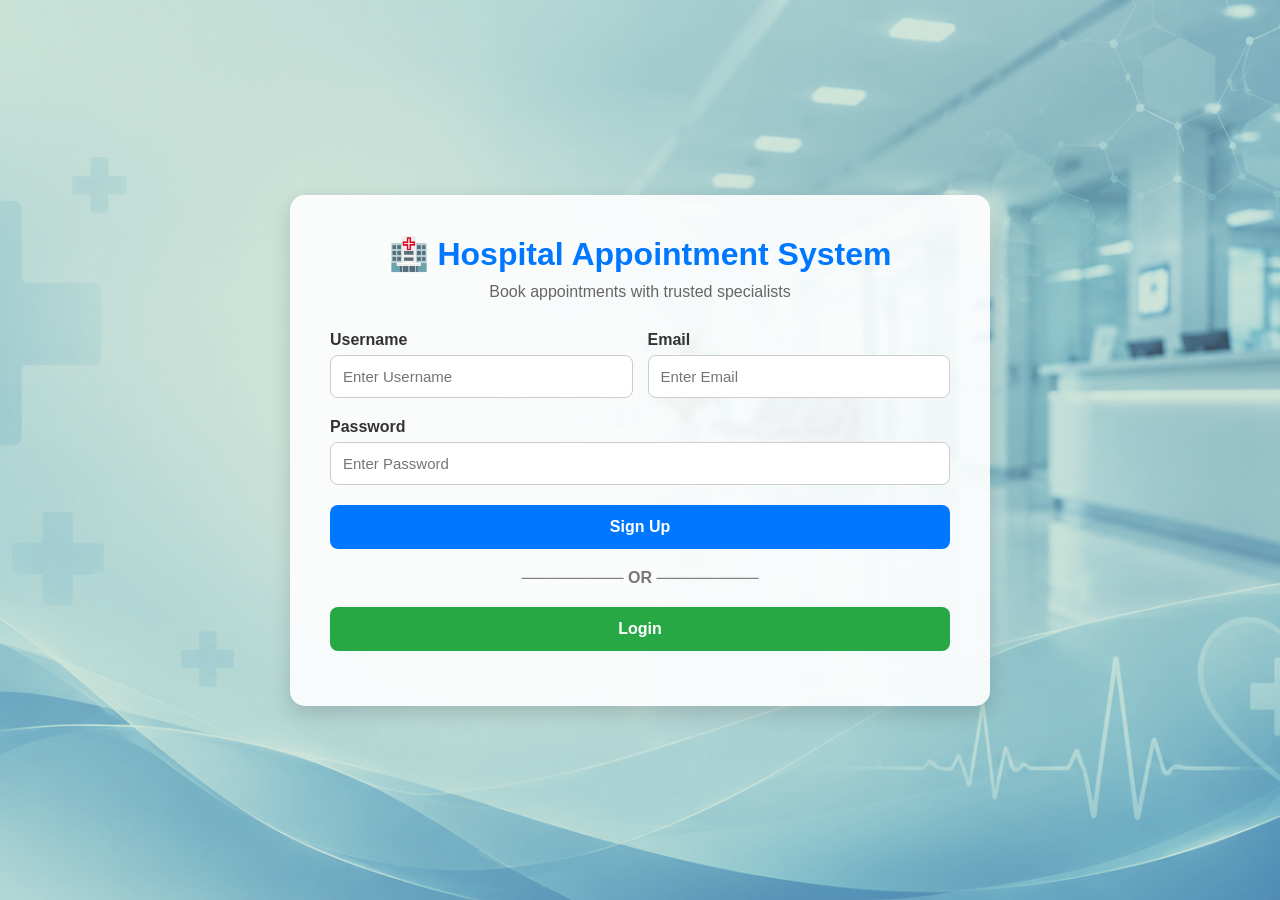
<file: index.html>
<!DOCTYPE html>
<html>
<head>
    <title>Hospital Appointment System</title>

    <style>

    *{
        margin:0;
        padding:0;
        box-sizing:border-box;
        font-family:'Segoe UI',sans-serif;
    }

    body{
        min-height:100vh;
        display:flex;
        justify-content:center;
        align-items:center;
        position:relative;
        overflow:hidden;
    }

    body::before{
        content:"";
        position:absolute;
        top:0;
        left:0;
        width:100%;
        height:100%;

        background:url("hospital.png");
        background-size:cover;
        background-position:center;

        opacity:0.8;
        z-index:-1;
    }

    .container{
        width:700px;
        background:rgba(255, 255, 255, 0.9);
        padding:40px;
        border-radius:15px;
        box-shadow:0 8px 20px rgba(0,0,0,0.15);
    }

    h1{
        text-align:center;
        color:#0077ff;
        margin-bottom:10px;
    }

    .subtitle{
        text-align:center;
        color:#666;
        margin-bottom:30px;
    }

    .row{
        display:flex;
        gap:15px;
    }

    .input-group{
        width:100%;
        margin-bottom:20px;
    }

    label{
        display:block;
        margin-bottom:6px;
        font-weight:600;
        color:#333;
    }

    input{
        width:100%;
        padding:12px;
        border:1px solid #ccc;
        border-radius:8px;
        outline:none;
        font-size:15px;
    }

    input:focus{
        border-color:#0077ff;
    }

    .btn{
        width:100%;
        padding:13px;
        border:none;
        border-radius:8px;
        cursor:pointer;
        font-size:16px;
        font-weight:600;
        transition:0.3s;
    }

    .signup-btn{
        background:#0077ff;
        color:white;
    }

    .signup-btn:hover{
        background:#005fd1;
    }

    .login-btn{
        background:#28a745;
        color:white;
    }

    .login-btn:hover{
        background:#1f8a38;
    }

    .divider{
        text-align:center;
        margin:20px 0;
        color:#777;
        font-weight:bold;
    }

    #message{
        text-align:center;
        margin-top:15px;
        font-weight:bold;
    }

    @media(max-width:768px){

        .container{
            width:95%;
            padding:25px;
        }

        .row{
            flex-direction:column;
            gap:0;
        }
    }

    </style>
</head>

<body>

<div class="container">

    <h1>🏥 Hospital Appointment System</h1>

    <p class="subtitle">
        Book appointments with trusted specialists
    </p>

    <div class="row">

        <div class="input-group">
            <label>Username</label>

            <input
            type="text"
            id="username"
            placeholder="Enter Username">
        </div>

        <div class="input-group">
            <label>Email</label>

            <input
            type="email"
            id="email"
            placeholder="Enter Email">
        </div>

    </div>

    <div class="input-group">

        <label>Password</label>

        <input
        type="password"
        id="password"
        placeholder="Enter Password">

    </div>

    <button
    class="btn signup-btn"
    onclick="signup()">

    Sign Up

    </button>

    <div class="divider">
        ───────── OR ─────────
    </div>

    <button
    class="btn login-btn"
    onclick="login()">

    Login

    </button>

    <p id="message"></p>

</div>

<script>

function signup(){

    let username =
    document.getElementById("username").value;

    let email =
    document.getElementById("email").value;

    let password =
    document.getElementById("password").value;

    if(
        username==="" ||
        email==="" ||
        password===""
    ){

        document.getElementById("message")
        .innerHTML =
        "Please fill all fields";

        return;
    }

    let user = {

        username:username,
        email:email,
        password:password

    };

    localStorage.setItem(
        "user",
        JSON.stringify(user)
    );

    document.getElementById("message")
    .style.color = "green";

    document.getElementById("message")
    .innerHTML =
    "Signup Successful ✓";

}

function login(){

    let username =
    document.getElementById("username").value;

    let password =
    document.getElementById("password").value;

    let storedUser =
    JSON.parse(
    localStorage.getItem("user")
    );

    if(
        storedUser &&
        username===storedUser.username &&
        password===storedUser.password
    ){

        window.location.href =
        "doctors.html";

    }

    else{

        document.getElementById("message")
        .style.color = "red";

        document.getElementById("message")
        .innerHTML =
        "Invalid Username or Password";

    }

}

</script>

</body>
</html>
</file>
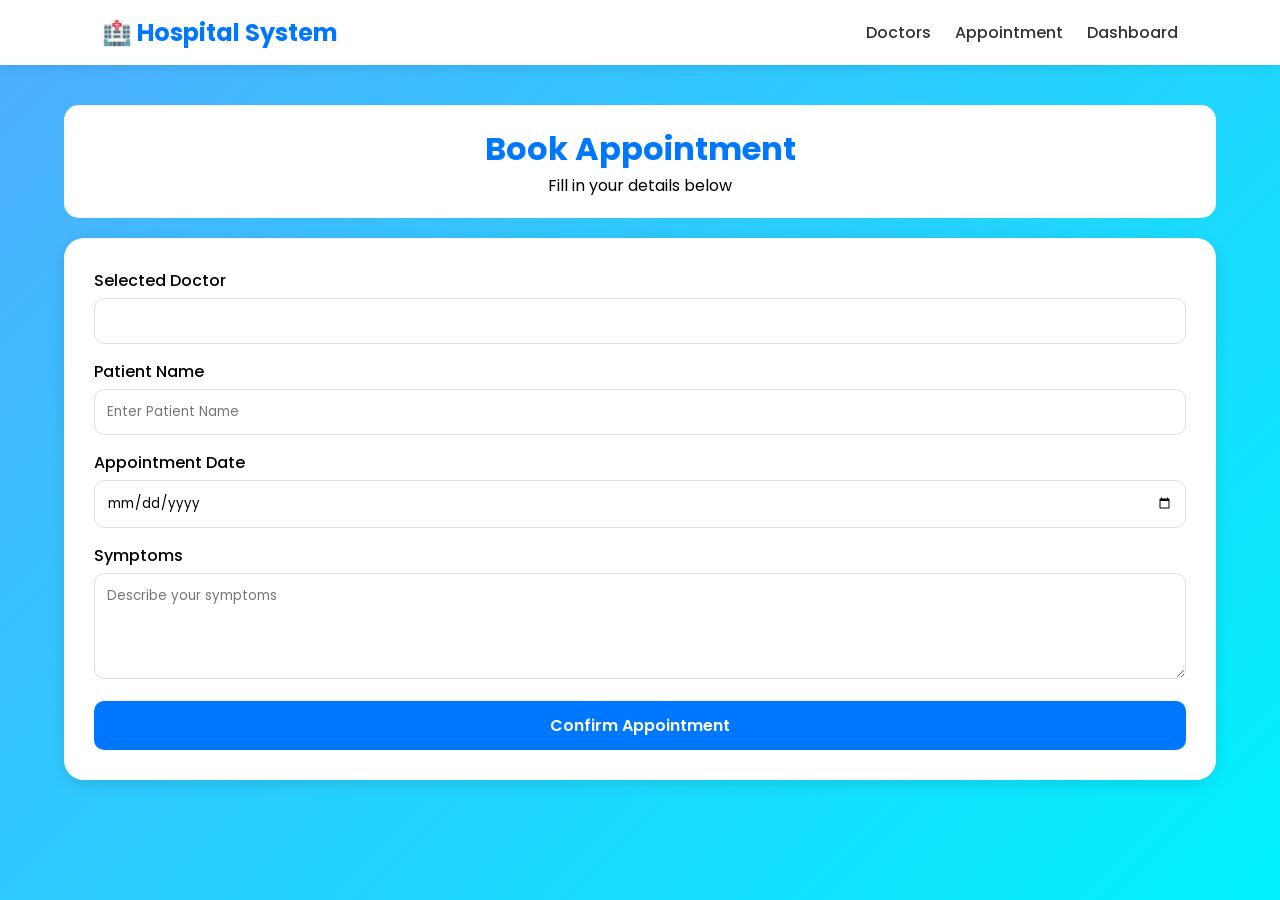
<file: appointment.html>
<!DOCTYPE html>
<html>
<head>
    <title>Book Appointment</title>
    <link rel="stylesheet" href="style.css">
</head>

<body>

<nav class="navbar">

    <div class="logo">
        🏥 Hospital System
    </div>

    <div class="nav-links">
        <a href="doctors.html">Doctors</a>
        <a href="appointment.html">Appointment</a>
        <a href="dashboard.html">Dashboard</a>
    </div>

</nav>

<div class="container">

    <div class="banner">
        <h1>Book Appointment</h1>
        <p>Fill in your details below</p>
    </div>

    <div class="appointment-form">

        <div class="input-group">
            <label>Selected Doctor</label>
            <input type="text" id="doctor" readonly>
        </div>

        <div class="input-group">
            <label>Patient Name</label>
            <input
            type="text"
            id="patient"
            placeholder="Enter Patient Name">
        </div>

        <div class="input-group">
            <label>Appointment Date</label>
            <input
            type="date"
            id="date">
        </div>

        <div class="input-group">
            <label>Symptoms</label>
            <textarea
            id="symptoms"
            rows="4"
            placeholder="Describe your symptoms"></textarea>
        </div>

        <button
        class="btn"
        onclick="bookAppointment()">
        Confirm Appointment
        </button>

    </div>

</div>

<script>

document.getElementById("doctor").value =
localStorage.getItem("selectedDoctor");

function bookAppointment(){

    let patient =
    document.getElementById("patient").value;

    let doctor =
    document.getElementById("doctor").value;

    let date =
    document.getElementById("date").value;

    let symptoms =
    document.getElementById("symptoms").value;

    if(
        patient === "" ||
        date === "" ||
        symptoms === ""
    ){
        alert("Please fill all fields");
        return;
    }

    let appointment = {

        patient: patient,
        doctor: doctor,
        date: date,
        symptoms: symptoms

    };

    let appointments =
    JSON.parse(
        localStorage.getItem("appointments")
    ) || [];

    appointments.push(appointment);

    localStorage.setItem(
        "appointments",
        JSON.stringify(appointments)
    );

    alert("Appointment Booked Successfully!");

    window.location.href =
    "dashboard.html";

}

</script>

</body>
</html>
</file>
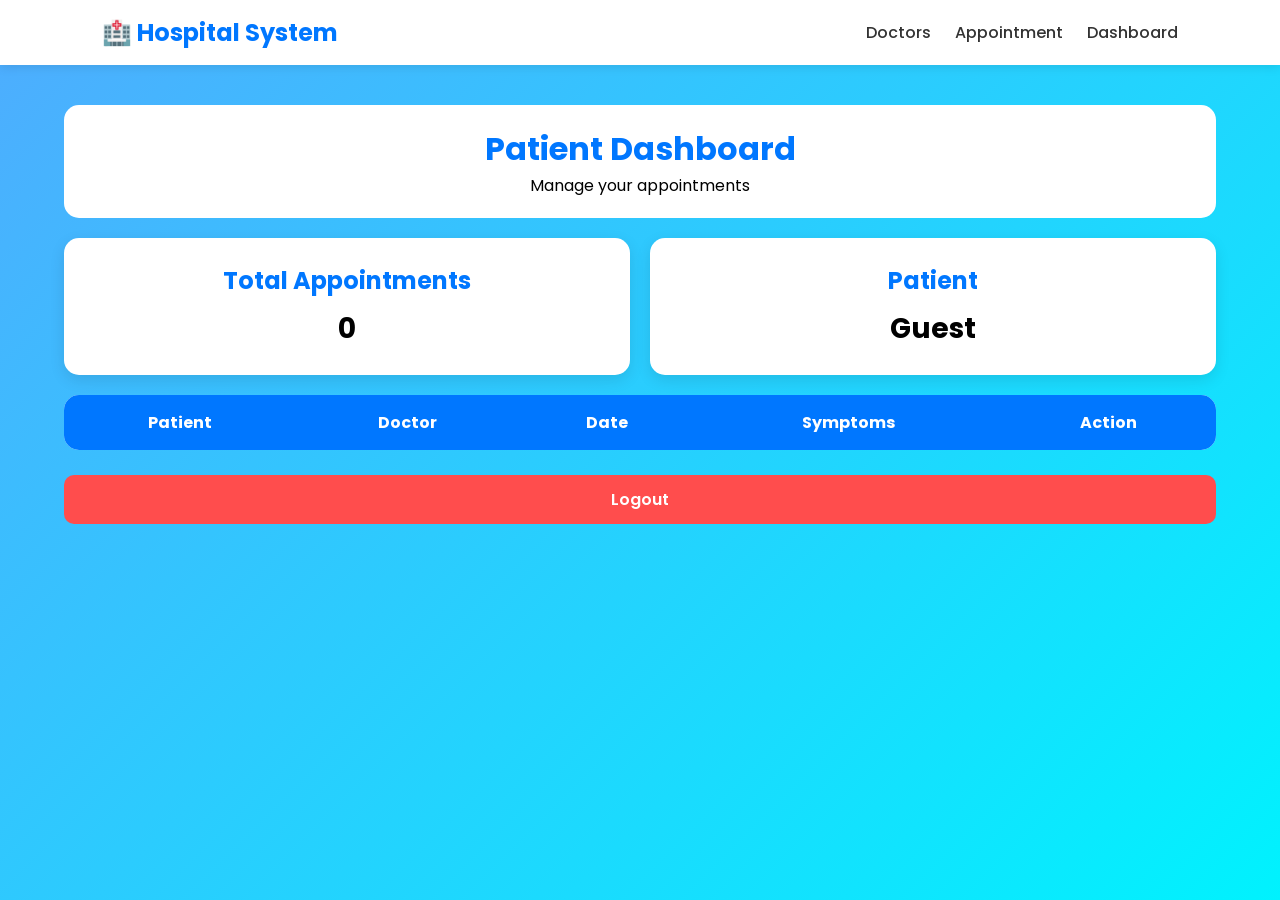
<file: dashboard.html>
<!DOCTYPE html>
<html>
<head>
    <title>Dashboard</title>
    <link rel="stylesheet" href="style.css">
</head>

<body>

<nav class="navbar">

    <div class="logo">
        🏥 Hospital System
    </div>

    <div class="nav-links">
        <a href="doctors.html">Doctors</a>
        <a href="appointment.html">Appointment</a>
        <a href="dashboard.html">Dashboard</a>
    </div>

</nav>

<div class="container">

    <div class="banner">
        <h1>Patient Dashboard</h1>
        <p>Manage your appointments</p>
    </div>

    <div class="stats">

        <div class="stat-card">
            <h2>Total Appointments</h2>
            <p id="appointmentCount">0</p>
        </div>

        <div class="stat-card">
            <h2>Patient</h2>
            <p id="username">Guest</p>
        </div>

    </div>

    <table>

        <thead>

            <tr>
                <th>Patient</th>
                <th>Doctor</th>
                <th>Date</th>
                <th>Symptoms</th>
                <th>Action</th>
            </tr>

        </thead>

        <tbody id="appointmentTable">

        </tbody>

    </table>

    <br>

    <button
    class="btn btn-danger"
    onclick="logout()">
    Logout
    </button>

</div>

<script>

let appointments =
JSON.parse(
localStorage.getItem("appointments")
) || [];

document.getElementById("appointmentCount")
.innerHTML = appointments.length;

let user =
JSON.parse(
localStorage.getItem("user")
);

if(user){

document.getElementById("username")
.innerHTML = user.username;

}

let table =
document.getElementById("appointmentTable");

appointments.forEach((appointment,index)=>{

let row =

`
<tr>

<td>${appointment.patient}</td>

<td>${appointment.doctor}</td>

<td>${appointment.date}</td>

<td>${appointment.symptoms}</td>

<td>

<button
class="btn btn-danger"
onclick="deleteAppointment(${index})">

Delete

</button>

</td>

</tr>
`;

table.innerHTML += row;

});

function deleteAppointment(index){

appointments.splice(index,1);

localStorage.setItem(
"appointments",
JSON.stringify(appointments)
);

location.reload();

}

function logout(){

localStorage.removeItem("user");

window.location.href =
"index.html";

}

</script>

</body>
</html>
</file>
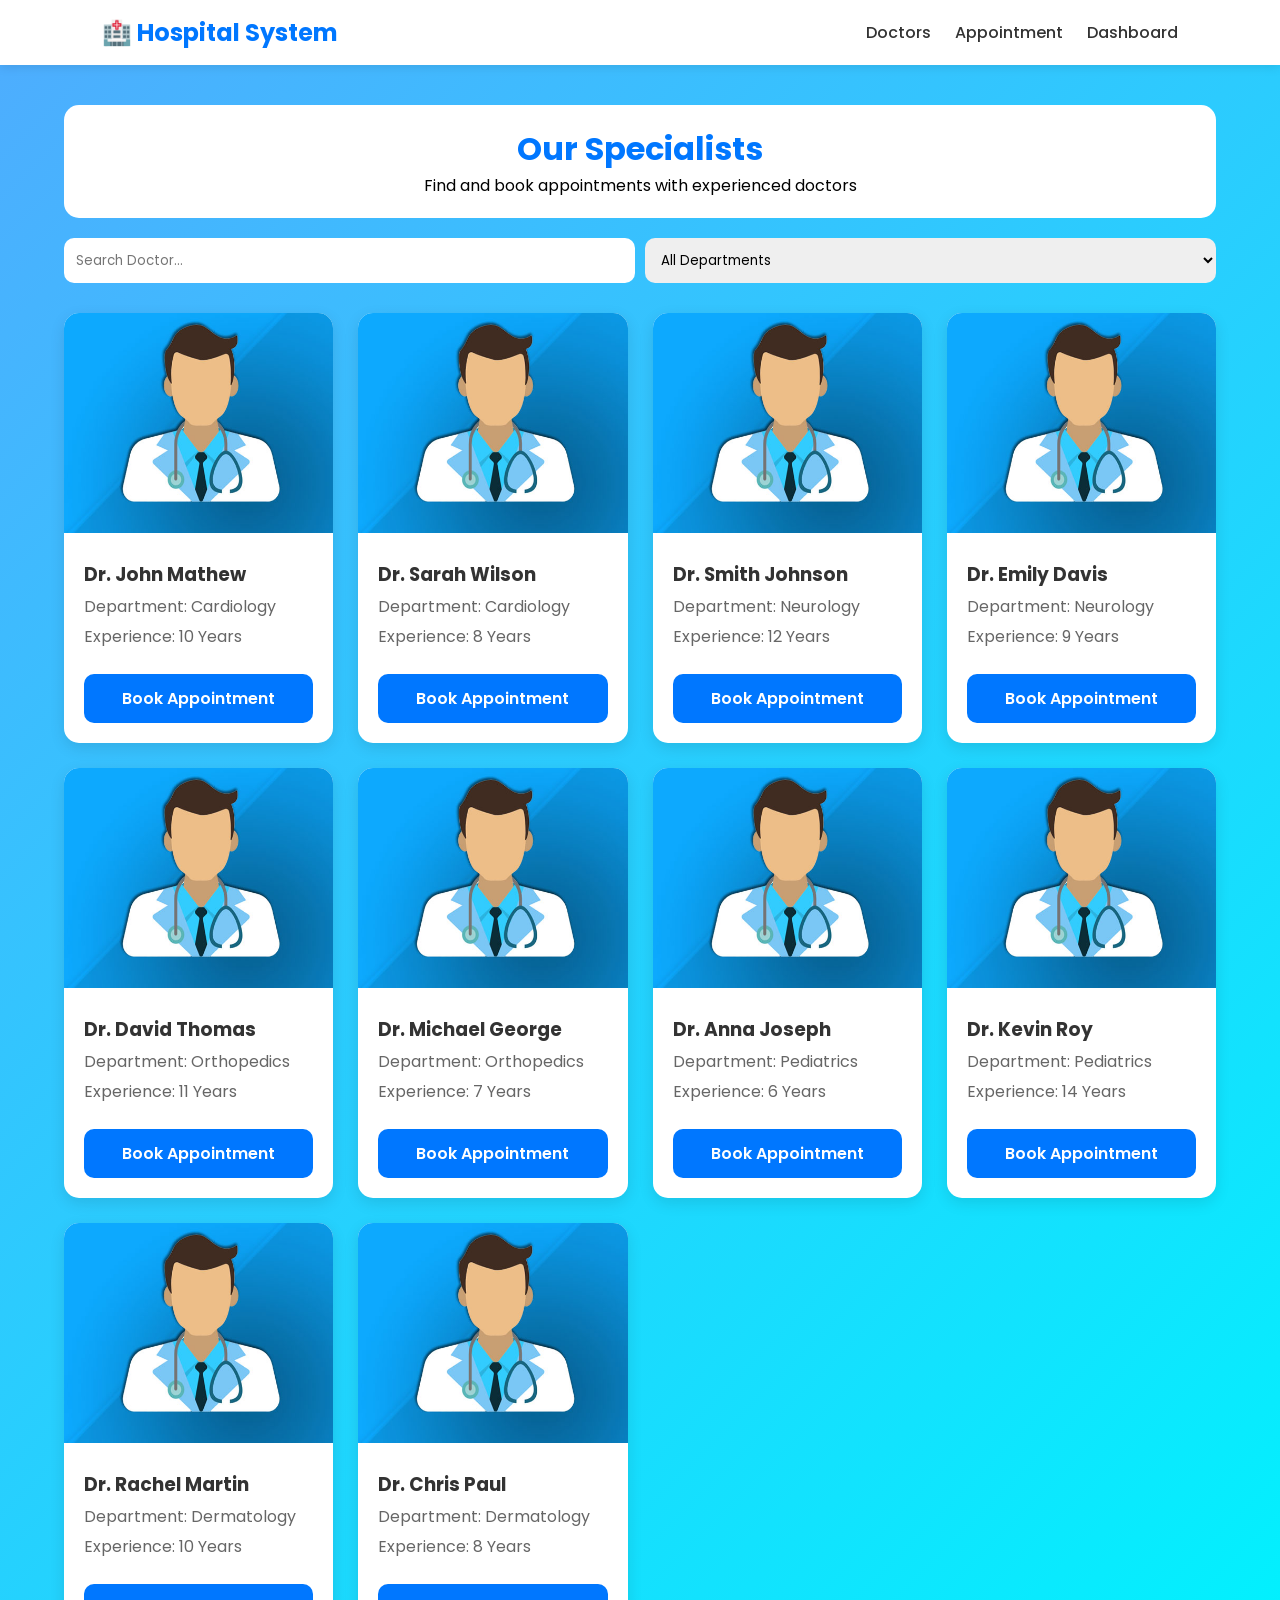
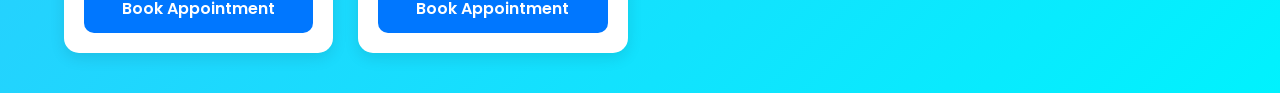
<file: doctors.html>
<!DOCTYPE html>
<html>
<head>
    <title>Doctors</title>
    <link rel="stylesheet" href="style.css">
</head>

<body>

<nav class="navbar">

    <div class="logo">
        🏥 Hospital System
    </div>

    <div class="nav-links">
        <a href="doctors.html">Doctors</a>
        <a href="appointment.html">Appointment</a>
        <a href="dashboard.html">Dashboard</a>
    </div>

</nav>

<div class="container">

    <div class="banner">
        <h1>Our Specialists</h1>
        <p>Find and book appointments with experienced doctors</p>
    </div>

    <div class="search-box">

        <input
            type="text"
            id="searchInput"
            placeholder="Search Doctor..."
            onkeyup="searchDoctor()">

        <select
            id="departmentFilter"
            onchange="filterDoctors()">

            <option value="all">All Departments</option>
            <option value="Cardiology">Cardiology</option>
            <option value="Neurology">Neurology</option>
            <option value="Orthopedics">Orthopedics</option>
            <option value="Pediatrics">Pediatrics</option>
            <option value="Dermatology">Dermatology</option>

        </select>

    </div>

    <div class="doctor-grid">

        <!-- Doctor 1 -->

        <div class="doctor-card" data-department="Cardiology">

            <img src="image.jpg" alt="Doctor">

            <div class="doctor-info">

                <h3>Dr. John Mathew</h3>

                <p>Department: Cardiology</p>

                <p>Experience: 10 Years</p>

                <br>

                <button class="btn"
                onclick="bookDoctor('Dr. John Mathew')">
                Book Appointment
                </button>

            </div>

        </div>

        <!-- Doctor 2 -->

        <div class="doctor-card" data-department="Cardiology">

            <img src="image.jpg" alt="Doctor">

            <div class="doctor-info">

                <h3>Dr. Sarah Wilson</h3>

                <p>Department: Cardiology</p>

                <p>Experience: 8 Years</p>

                <br>

                <button class="btn"
                onclick="bookDoctor('Dr. Sarah Wilson')">
                Book Appointment
                </button>

            </div>

        </div>

        <!-- Doctor 3 -->

        <div class="doctor-card" data-department="Neurology">

            <img src="image.jpg" alt="Doctor">

            <div class="doctor-info">

                <h3>Dr. Smith Johnson</h3>

                <p>Department: Neurology</p>

                <p>Experience: 12 Years</p>

                <br>

                <button class="btn"
                onclick="bookDoctor('Dr. Smith Johnson')">
                Book Appointment
                </button>

            </div>

        </div>

        <!-- Doctor 4 -->

        <div class="doctor-card" data-department="Neurology">

            <img src="image.jpg" alt="Doctor">

            <div class="doctor-info">

                <h3>Dr. Emily Davis</h3>

                <p>Department: Neurology</p>

                <p>Experience: 9 Years</p>

                <br>

                <button class="btn"
                onclick="bookDoctor('Dr. Emily Davis')">
                Book Appointment
                </button>

            </div>

        </div>

        <!-- Doctor 5 -->

        <div class="doctor-card" data-department="Orthopedics">

            <img src="image.jpg" alt="Doctor">

            <div class="doctor-info">

                <h3>Dr. David Thomas</h3>

                <p>Department: Orthopedics</p>

                <p>Experience: 11 Years</p>

                <br>

                <button class="btn"
                onclick="bookDoctor('Dr. David Thomas')">
                Book Appointment
                </button>

            </div>

        </div>

        <!-- Doctor 6 -->

        <div class="doctor-card" data-department="Orthopedics">

            <img src="image.jpg" alt="Doctor">

            <div class="doctor-info">

                <h3>Dr. Michael George</h3>

                <p>Department: Orthopedics</p>

                <p>Experience: 7 Years</p>

                <br>

                <button class="btn"
                onclick="bookDoctor('Dr. Michael George')">
                Book Appointment
                </button>

            </div>

        </div>

        <!-- Doctor 7 -->

        <div class="doctor-card" data-department="Pediatrics">

            <img src="image.jpg" alt="Doctor">

            <div class="doctor-info">

                <h3>Dr. Anna Joseph</h3>

                <p>Department: Pediatrics</p>

                <p>Experience: 6 Years</p>

                <br>

                <button class="btn"
                onclick="bookDoctor('Dr. Anna Joseph')">
                Book Appointment
                </button>

            </div>

        </div>

        <!-- Doctor 8 -->

        <div class="doctor-card" data-department="Pediatrics">

            <img src="image.jpg" alt="Doctor">

            <div class="doctor-info">

                <h3>Dr. Kevin Roy</h3>

                <p>Department: Pediatrics</p>

                <p>Experience: 14 Years</p>

                <br>

                <button class="btn"
                onclick="bookDoctor('Dr. Kevin Roy')">
                Book Appointment
                </button>

            </div>

        </div>

        <!-- Doctor 9 -->

        <div class="doctor-card" data-department="Dermatology">

            <img src="image.jpg" alt="Doctor">

            <div class="doctor-info">

                <h3>Dr. Rachel Martin</h3>

                <p>Department: Dermatology</p>

                <p>Experience: 10 Years</p>

                <br>

                <button class="btn"
                onclick="bookDoctor('Dr. Rachel Martin')">
                Book Appointment
                </button>

            </div>

        </div>

        <!-- Doctor 10 -->

        <div class="doctor-card" data-department="Dermatology">

            <img src="image.jpg" alt="Doctor">

            <div class="doctor-info">

                <h3>Dr. Chris Paul</h3>

                <p>Department: Dermatology</p>

                <p>Experience: 8 Years</p>

                <br>

                <button class="btn"
                onclick="bookDoctor('Dr. Chris Paul')">
                Book Appointment
                </button>

            </div>

        </div>

    </div>

</div>

<script>

function searchDoctor(){

    let input =
    document.getElementById("searchInput")
    .value.toLowerCase();

    let cards =
    document.querySelectorAll(".doctor-card");

    cards.forEach(card => {

        let text =
        card.innerText.toLowerCase();

        if(text.includes(input)){
            card.style.display = "block";
        }
        else{
            card.style.display = "none";
        }

    });

}

function filterDoctors(){

    let department =
    document.getElementById("departmentFilter")
    .value;

    let cards =
    document.querySelectorAll(".doctor-card");

    cards.forEach(card => {

        if(
            department === "all" ||
            card.dataset.department === department
        ){
            card.style.display = "block";
        }
        else{
            card.style.display = "none";
        }

    });

}

function bookDoctor(name){

    localStorage.setItem(
        "selectedDoctor",
        name
    );

    window.location.href =
    "appointment.html";

}

</script>

</body>
</html>
</file>
<file: style.css>
/* Google Font */
@import url('https://fonts.googleapis.com/css2?family=Poppins:wght@300;400;500;600;700&display=swap');

*{
    margin:0;
    padding:0;
    box-sizing:border-box;
    font-family:'Poppins',sans-serif;
}

body{
    min-height:100vh;
    background:linear-gradient(135deg,#4facfe,#00f2fe);
}

/* Navigation */

.navbar{
    width:100%;
    background:white;
    display:flex;
    justify-content:space-between;
    align-items:center;
    padding:15px 8%;
    box-shadow:0 2px 10px rgba(0,0,0,0.1);
}

.logo{
    font-size:24px;
    font-weight:700;
    color:#0077ff;
}

.nav-links a{
    text-decoration:none;
    margin-left:20px;
    color:#333;
    font-weight:500;
}

.nav-links a:hover{
    color:#0077ff;
}

/* Main Container */

.container{
    width:90%;
    max-width:1200px;
    margin:40px auto;
}

/* Glass Card */

.card{
    background:rgba(255,255,255,0.2);
    backdrop-filter:blur(10px);
    border-radius:20px;
    padding:30px;
    box-shadow:0 8px 32px rgba(0,0,0,0.2);
}

/* Login Form */

.form-container{
    width:400px;
    margin:60px auto;
    background:white;
    padding:35px;
    border-radius:20px;
    box-shadow:0 10px 30px rgba(0,0,0,0.2);
}

.form-container h2{
    text-align:center;
    margin-bottom:20px;
    color:#333;
}

.input-group{
    margin-bottom:15px;
}

.input-group label{
    display:block;
    margin-bottom:5px;
    font-weight:500;
}

.input-group input,
.input-group select,
.input-group textarea{
    width:100%;
    padding:12px;
    border:1px solid #ddd;
    border-radius:10px;
    outline:none;
}

.input-group input:focus,
.input-group select:focus,
.input-group textarea:focus{
    border-color:#0077ff;
}

/* Buttons */

.btn{
    width:100%;
    padding:12px;
    border:none;
    border-radius:10px;
    background:#0077ff;
    color:white;
    cursor:pointer;
    font-size:16px;
    font-weight:600;
    transition:0.3s;
}

.btn:hover{
    background:#005fd1;
    transform:translateY(-2px);
}

.btn-danger{
    background:#ff4d4d;
}

.btn-danger:hover{
    background:#e63939;
}

.btn-success{
    background:#28a745;
}

.btn-success:hover{
    background:#218838;
}

/* Doctor Cards */

.doctor-grid{
    display:grid;
    grid-template-columns:repeat(auto-fit,minmax(250px,1fr));
    gap:25px;
    margin-top:30px;
}

.doctor-card{
    background:white;
    border-radius:15px;
    overflow:hidden;
    box-shadow:0 5px 15px rgba(0,0,0,0.1);
    transition:0.3s;
}

.doctor-card:hover{
    transform:translateY(-5px);
}

.doctor-card img{
    width:100%;
    height:220px;
    object-fit:cover;
}

.doctor-info{
    padding:20px;
}

.doctor-info h3{
    color:#333;
}

.doctor-info p{
    color:#666;
    margin-top:5px;
}

/* Search */

.search-box{
    display:flex;
    gap:10px;
    margin-top:20px;
}

.search-box input,
.search-box select{
    flex:1;
    padding:12px;
    border:none;
    border-radius:10px;
}

/* Dashboard Cards */

.stats{
    display:grid;
    grid-template-columns:repeat(auto-fit,minmax(250px,1fr));
    gap:20px;
    margin-top:20px;
}

.stat-card{
    background:white;
    border-radius:15px;
    padding:25px;
    text-align:center;
    box-shadow:0 5px 15px rgba(0,0,0,0.1);
}

.stat-card h2{
    color:#0077ff;
    margin-bottom:10px;
}

.stat-card p{
    font-size:28px;
    font-weight:bold;
}

/* Tables */

table{
    width:100%;
    border-collapse:collapse;
    background:white;
    margin-top:20px;
    border-radius:15px;
    overflow:hidden;
}

table th{
    background:#0077ff;
    color:white;
}

table th,
table td{
    padding:15px;
    text-align:center;
}

table tr:nth-child(even){
    background:#f5f5f5;
}

/* Appointment Form */

.appointment-form{
    background:white;
    padding:30px;
    border-radius:20px;
    box-shadow:0 5px 15px rgba(0,0,0,0.1);
}

/* Welcome Banner */

.banner{
    background:white;
    padding:20px;
    border-radius:15px;
    text-align:center;
    margin-bottom:20px;
}

.banner h1{
    color:#0077ff;
}

/* Footer */

.footer{
    margin-top:40px;
    text-align:center;
    color:white;
    padding-bottom:20px;
}

/* Responsive */

@media(max-width:768px){

    .navbar{
        flex-direction:column;
        gap:10px;
    }

    .form-container{
        width:95%;
    }

    .search-box{
        flex-direction:column;
    }

}
</file>
